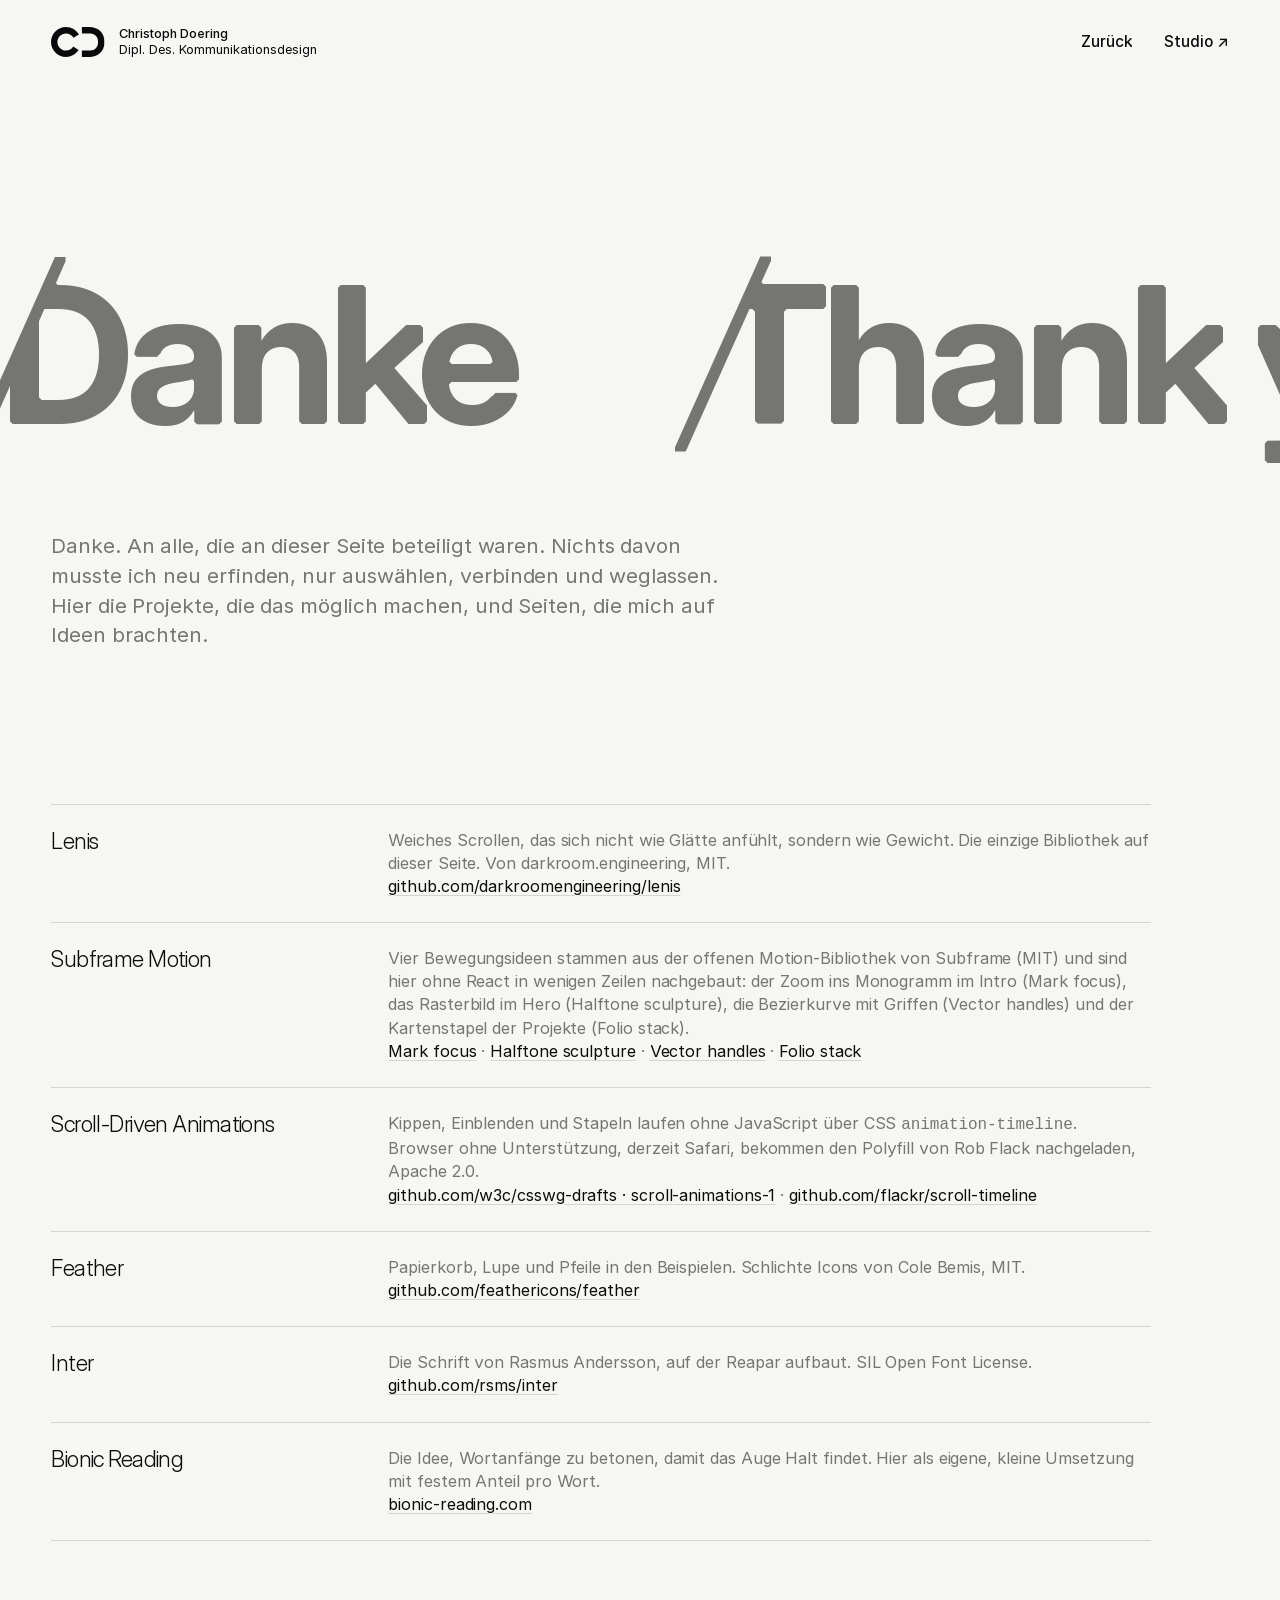
<file: danke.html>
<!doctype html>
<html lang="de">
<head>
  <meta charset="utf-8">
  <meta name="viewport" content="width=device-width, initial-scale=1">
  <title>Danke – Christoph Döring</title>
  <meta name="description" content="Werkzeuge, Bibliotheken und Inspiration hinter christophdoering.de.">
  <meta name="theme-color" content="#f6f6f3" media="(prefers-color-scheme: light)">
  <meta name="theme-color" content="#0b0b0b" media="(prefers-color-scheme: dark)">
  <link rel="stylesheet" href="css/fonts.css">
  <link rel="stylesheet" href="css/style.css">
</head>
<body>
  <svg class="defs"><symbol id="cd" viewBox="0 0 418 234"><path d="M173.371 151.906C161.615 170.936 140.637 183.671 116.699 183.671C79.9328 183.671 50.0132 153.706 50.0132 116.864C50.0132 80.0494 79.9328 50.0874 116.699 50.0874C141.711 50.0874 163.518 63.9612 174.933 84.3982L217.835 58.6279C197.64 23.6249 159.899 0 116.699 0C52.3485 0 0 52.4286 0 116.864C0 181.311 52.3485 233.737 116.699 233.737C157.965 233.737 194.266 212.185 215.04 179.739L173.371 151.906ZM417.392 116.864C417.392 197.606 358.778 233.737 300.682 233.737H241.079V183.671H300.682C320.728 183.671 367.381 177.171 367.381 116.864C367.381 56.59 320.728 50.0874 300.682 50.0874H241.079V0H300.682C358.778 0 417.392 36.1419 417.392 116.864Z" fill-rule="evenodd" clip-rule="evenodd"/></symbol></svg>

  <div class="cursor" aria-hidden="true"></div>

  <header class="top">
    <a class="mark" href="./"><svg class="logo" aria-hidden="true"><use href="#cd"/></svg><span class="wordmark"><b>Christoph Doering</b><br>Dipl. Des. Kommunikationsdesign</span></a>
    <nav aria-label="Hauptnavigation">
      <a class="lnk" href="./"><span data-text="Zurück">Zurück</span></a>
      <a class="lnk" href="https://kbdkf.de" rel="noopener"><span data-text="Studio ↗">Studio ↗</span></a>
    </nav>
  </header>

  <main class="page thanks">
    <h1 class="sr">Danke</h1>
    <div class="marquee" aria-hidden="true">
      <div class="track giant">
        <span>Danke</span><span>Thank you</span><span>Grazie</span><span>Merci</span><span>Gracias</span><span>Obrigado</span><span>Dank je</span><span>Tack</span>
      </div>
    </div>
    <p class="lede">Danke. An alle, die an dieser Seite beteiligt waren. Nichts davon musste ich neu erfinden, nur auswählen, verbinden und weglassen. Hier die Projekte, die das möglich machen, und Seiten, die mich auf Ideen brachten.</p>

    <ul class="credits">
      <li>
        <h3 class="thin">Lenis</h3>
        <div>
          <p>Weiches Scrollen, das sich nicht wie Glätte anfühlt, sondern wie Gewicht. Die einzige Bibliothek auf dieser Seite. Von darkroom.engineering, MIT.</p>
          <p><a class="u" href="https://github.com/darkroomengineering/lenis" rel="noopener">github.com/darkroomengineering/lenis</a></p>
        </div>
      </li>
      <li>
        <h3 class="thin">Subframe Motion</h3>
        <div>
          <p>Vier Bewegungsideen stammen aus der offenen Motion-Bibliothek von Subframe (MIT) und sind hier ohne React in wenigen Zeilen nachgebaut: der Zoom ins Monogramm im Intro (Mark focus), das Rasterbild im Hero (Halftone sculpture), die Bezierkurve mit Griffen (Vector handles) und der Kartenstapel der Projekte (Folio stack).</p>
          <p>
            <a class="u" href="https://www.subframe.com/motion/mark-focus" rel="noopener">Mark focus</a> ·
            <a class="u" href="https://www.subframe.com/motion/halftone-sculpture" rel="noopener">Halftone sculpture</a> ·
            <a class="u" href="https://www.subframe.com/motion/vector-handles" rel="noopener">Vector handles</a> ·
            <a class="u" href="https://www.subframe.com/motion/folio-stack" rel="noopener">Folio stack</a>
          </p>
        </div>
      </li>
      <li>
        <h3 class="thin">Scroll-Driven Animations</h3>
        <div>
          <p>Kippen, Einblenden und Stapeln laufen ohne JavaScript über CSS <code>animation-timeline</code>. Browser ohne Unterstützung, derzeit Safari, bekommen den Polyfill von Rob Flack nachgeladen, Apache 2.0.</p>
          <p><a class="u" href="https://github.com/w3c/csswg-drafts/tree/main/scroll-animations-1" rel="noopener">github.com/w3c/csswg-drafts · scroll-animations-1</a> · <a class="u" href="https://github.com/flackr/scroll-timeline" rel="noopener">github.com/flackr/scroll-timeline</a></p>
        </div>
      </li>
      <li>
        <h3 class="thin">Feather</h3>
        <div>
          <p>Papierkorb, Lupe und Pfeile in den Beispielen. Schlichte Icons von Cole Bemis, MIT.</p>
          <p><a class="u" href="https://github.com/feathericons/feather" rel="noopener">github.com/feathericons/feather</a></p>
        </div>
      </li>
      <li>
        <h3 class="thin">Inter</h3>
        <div>
          <p>Die Schrift von Rasmus Andersson, auf der Reapar aufbaut. SIL Open Font License.</p>
          <p><a class="u" href="https://github.com/rsms/inter" rel="noopener">github.com/rsms/inter</a></p>
        </div>
      </li>
      <li>
        <h3 class="thin">Bionic Reading</h3>
        <div>
          <p>Die Idee, Wortanfänge zu betonen, damit das Auge Halt findet. Hier als eigene, kleine Umsetzung mit festem Anteil pro Wort.</p>
          <p><a class="u" href="https://bionic-reading.com" rel="noopener">bionic-reading.com</a></p>
        </div>
      </li>
    </ul>

  </main>

  <footer class="foot inv">
    <p class="line" style="padding-top: var(--gutter)"><span>© 2026 Christoph Döring</span><span><a class="u" href="https://kbdkf.de/impressum.html" rel="noopener">Impressum</a> · <a class="u" href="https://kbdkf.de/datenschutz.html" rel="noopener">Datenschutz</a></span></p>
  </footer>

  <script src="js/main.js"></script>
</body>
</html>
</file>
<file: css/fonts.css>
/* Reapar — Inter 4.1 mit abgekanteten Ecken, von Christoph Döring. SIL OFL 1.1.
   Quadrat-Enden (ss09) sind in diesen Dateien Standard: fonts/ss09-standard.py hängt das Stilset
   in ccmp und calt, nach jedem Neubau der Fonts erneut ausführen (braucht fonttools und brotli).
   Uniwidth Light/Bold kommen aus reapar-font/fonts/uniwidth/web (Familie Light bis Bold). */

@font-face {
  font-family: "Reapar Display";
  font-weight: 700;
  font-display: swap;
  src: url("../fonts/ReaparDisplay-Bold.woff2?v=4") format("woff2");
}
@font-face {
  font-family: "Reapar Display";
  font-weight: 600;
  font-display: swap;
  src: url("../fonts/ReaparDisplay-SemiBold.woff2?v=4") format("woff2");
}
@font-face {
  font-family: "Reapar Display";
  font-weight: 300;
  font-display: swap;
  src: url("../fonts/ReaparDisplay-Light.woff2?v=4") format("woff2");
}
@font-face {
  font-family: "Reapar";
  font-weight: 400;
  font-display: swap;
  src: url("../fonts/Reapar-Regular.woff2?v=4") format("woff2");
}
@font-face {
  font-family: "Reapar";
  font-weight: 500;
  font-display: swap;
  src: url("../fonts/Reapar-Medium.woff2?v=4") format("woff2");
}
/* Uniwidth: alle Gewichte gleich breit, Gewichtswechsel ohne Umbruch */
@font-face {
  font-family: "Reapar Uniwidth";
  font-weight: 300;
  font-display: swap;
  src: url("../fonts/ReaparUniwidth-Light.woff2?v=4") format("woff2");
}
@font-face {
  font-family: "Reapar Uniwidth";
  font-weight: 700;
  font-display: swap;
  src: url("../fonts/ReaparUniwidth-Bold.woff2?v=4") format("woff2");
}
</file>
<file: css/style.css>
/* christophdoering.de — Schwarz, Weiß, Reapar. Hell und dunkel folgen dem System. */

:root {
  color-scheme: light dark;
  --ink: light-dark(#0b0b0b, #f2f2ee);
  --paper: light-dark(#f6f6f3, #0b0b0b);
  --mute: color-mix(in oklab, var(--ink) 55%, transparent);
  --line: color-mix(in oklab, var(--ink) 14%, transparent);
  --gutter: clamp(16px, 4vw, 56px);
  --block: clamp(80px, 12vw, 180px);
  --display: "Reapar Display", "Inter", system-ui, sans-serif;
  --text: "Reapar", "Inter", system-ui, sans-serif;
  --uni: "Reapar Uniwidth", "Reapar", "Inter", system-ui, sans-serif;
  --slash: "ss13" 1; /* Reapar: Schrägstrich am ersten und letzten Buchstaben */
  --ease: cubic-bezier(0.76, 0, 0.24, 1);
  --out: cubic-bezier(0.16, 1, 0.3, 1);
}

* { box-sizing: border-box; }
html { background: var(--paper); color: var(--ink); -webkit-text-size-adjust: 100%; }
html:has(.intro) { overflow: hidden; }

body {
  margin: 0;
  font: 400 clamp(16px, 1.1vw, 19px) / 1.45 var(--text);
  letter-spacing: -0.005em;
  font-feature-settings: "ss09" 1; /* Reapar: Quadrat-Enden */
  -webkit-font-smoothing: antialiased;
}
a { color: inherit; text-decoration: none; }
p, h1, h2, h3, ul { margin: 0; }
/* Keine Schusterjungen und Hurenkinder: kein einzelnes Wort in der letzten Zeile,
   Überschriften ausgewogen umbrechen, im Druck mindestens zwei Zeilen zusammen */
p, li, small { text-wrap: pretty; orphans: 2; widows: 2; }
h1, h2, h3 { text-wrap: balance; }
h1, h2, h3 { font-weight: 700; }
ul { padding: 0; list-style: none; }

/* Typo-Rollen */
.giant {
  font-family: var(--display);
  font-weight: 700;
  font-feature-settings: "ss09" 1, var(--slash);
  line-height: 0.88;
  letter-spacing: -0.045em;
}
.thin {
  font-family: var(--display);
  font-weight: 300;
  line-height: 1.05;
  letter-spacing: -0.025em;
}
.label { font-size: 0.85rem; color: var(--mute); margin-bottom: 1.5rem; }
.sr { position: absolute; width: 1px; height: 1px; overflow: hidden; clip-path: inset(50%); }
.u {
  text-decoration: underline 1px var(--line);
  text-underline-offset: 0.18em;
  transition: text-decoration-color 0.3s;
  &:hover { text-decoration-color: currentColor; }
}

main { position: relative; z-index: 1; background: var(--paper); }

/* Inverse Abschnitte */
.inv { background: var(--ink); color: var(--paper); }

/* Link mit Slide-Hover: Text hebt sich, Kopie rückt nach */
.lnk {
  display: inline-block; overflow: hidden; vertical-align: top;
  > span {
    position: relative; display: inline-block;
    transition: transform 0.5s var(--ease);
    &::after { content: attr(data-text); position: absolute; left: 0; top: 100%; }
  }
  &:hover > span { transform: translateY(-100%); }
}

/* Weich einblenden, scroll-gebunden (zu :root.st siehe Abschnitt Scroll-Timelines) */
:root.st .rise {
  animation: rise linear both;
  animation-timeline: view();
  animation-range: entry 10% entry 60%;
}
@keyframes rise { from { opacity: 0; translate: 0 20%; filter: blur(10px); } }
@keyframes blur-in { from { opacity: 0; translate: 0 20%; filter: blur(10px); } }
@keyframes drift { to { transform: translateX(var(--drift, -5%)); } }

/* ---------- Intro: Logo erscheint, dann Zoom in den Stamm des D (Mark Focus) ---------- */
.defs { position: absolute; width: 0; height: 0; }
.logo { display: block; fill: currentColor; aspect-ratio: 418 / 234; }
.intro {
  position: fixed; inset: 0; z-index: 50;
  display: grid; place-items: center;
  background: var(--ink); color: var(--paper);
  animation: intro-out 0.5s var(--ease) 3.15s both; /* erst wenn die helle Fläche alles deckt */
  .logo {
    width: clamp(140px, 32vw, 380px);
    /* Dreh- und Zoompunkt liegt im oberen Balken des D (gefüllt). Die Marke wandert beim Zoom so,
       dass dieser Punkt in der Bildmitte landet: am Ende ist der ganze Viewport helle Fläche. */
    transform-origin: 64.6% 10.7%;
    animation: logo-in 1s var(--out) 0.2s both, logo-zoom 1.4s var(--ease) 2s both;
  }
}
@keyframes logo-in { from { opacity: 0; translate: 0 24px; } }
@keyframes logo-zoom { to { translate: -14.6% 39.3%; rotate: 90deg; scale: 45; } }
@keyframes intro-out { to { opacity: 0; visibility: hidden; } }

/* ---------- Cursor ---------- */
.cursor {
  position: fixed; left: -7px; top: -7px; z-index: 60;
  width: 14px; height: 14px; border-radius: 50%;
  background: #fff; mix-blend-mode: difference;
  pointer-events: none; opacity: 0;
  translate: var(--x, 0) var(--y, 0);
  scale: 0.07; /* in Ruhe ein Pixel, erst über Links und Reglern wächst der Punkt */
  transition: scale 0.35s var(--ease), opacity 0.3s;
  &.is-on { opacity: 1; }
  &.is-link { scale: 4.5; }
  @media (hover: none), (pointer: coarse) { display: none; }
}

/* ---------- Kopf ---------- */
.top {
  position: fixed; z-index: 40; inset: 0 0 auto;
  display: flex; justify-content: space-between; align-items: center;
  padding: clamp(14px, 2vw, 28px) var(--gutter);
  mix-blend-mode: difference; color: #fff;
  .mark { display: flex; align-items: center; gap: 0.9em; }
  .logo { height: clamp(22px, 2.6vw, 30px); }
  .wordmark {
    font-size: 0.8rem; line-height: 1.25; letter-spacing: 0;
    animation: fade-in 0.8s var(--out) both; /* nach dem Intro ein, beim Scrollen aus: siehe Scroll-Timelines */
    b { font-weight: 500; }
    @media (width < 640px) { display: none; }
  }
  nav { display: flex; gap: clamp(16px, 2.5vw, 40px); font-size: 0.95rem; font-weight: 500; }
}

/* ---------- Hero mit Halftone-Raster ---------- */
.hero {
  height: 150svh; /* Bühne steht eine halbe Bildschirmhöhe lang; das Raster löst sich über eine ganze auf */
  .hero__stage {
    position: sticky; top: 0; height: 100svh; isolation: isolate;
    display: flex; flex-direction: column; justify-content: flex-end;
    padding: 0 var(--gutter) var(--gutter);
  }
  canvas { position: absolute; inset: 0; z-index: -1; width: 100%; height: 100%; }
  h1 {
    display: flex; flex-direction: column; align-items: flex-start;
    > .giant { font-size: clamp(2.8rem, 10vw, 13rem); line-height: 1; }
    > .giant + .giant { --drift: 5%; }
    .hero__name {
      font: 300 clamp(1.4rem, 2.6vw, 2.6rem) / 1.1 var(--display);
      letter-spacing: -0.02em; margin-bottom: 0.6em;
    }
  }
  .line { animation: blur-in 1s cubic-bezier(0.215, 0.61, 0.355, 1) both; animation-delay: calc(var(--d, 0s) + var(--i) * 0.1s); }
}
html:has(.intro) .hero .line { --d: 2.6s; }
html:has(.intro) .wordmark { animation-delay: 3.2s; }
@keyframes fade-in { from { opacity: 0; } }
@keyframes blur-out { to { opacity: 0; filter: blur(14px); } }
@keyframes fade { 60%, to { opacity: 0; } }

/* ---------- Lesetext: Wörter werden aktiv, Wortanfänge fett (Bionic) ---------- */
.reading {
  height: 220vh;
  > div {
    position: sticky; top: 0; min-height: 100svh;
    display: grid; place-items: center; padding: 0 var(--gutter);
  }
  p {
    font: 300 clamp(1.5rem, 3.6vw, 3.6rem) / 1.18 var(--uni);
    letter-spacing: -0.02em; max-width: 24em;
  }
  .word { display: inline-block; opacity: 0.22; transition: opacity 0.4s; }
  .word b { font-weight: 300; }
  .word.is-on { opacity: 1; b { font-weight: 700; } }
}

/* ---------- Zwei Rollen ---------- */
.roles {
  display: grid; grid-template-columns: repeat(auto-fit, minmax(min(100%, 380px), 1fr));
  gap: clamp(40px, 6vw, 120px);
  padding: var(--block) var(--gutter);
  border-top: 1px solid var(--line);
  h2 { font: 600 clamp(1.7rem, 3.2vw, 3.2rem) / 1.1 var(--display); letter-spacing: -0.025em; margin-bottom: 1.25rem; }
  p:not(.label) { max-width: 36em; color: var(--mute); }
}

/* ---------- Folio-Stapel: Karten bleiben kleben und treten zurück ---------- */
.folios {
  padding: var(--block) var(--gutter) 0;
  > h2 { font-size: clamp(3rem, 10vw, 11rem); margin-bottom: clamp(40px, 6vw, 90px); }
  .slot { height: 120vh; }
  .slot:last-child { height: auto; padding-bottom: var(--block); }
  .folio {
    position: sticky; top: 10vh;
    min-height: 80vh;
    display: grid; grid-template-rows: auto 1fr auto;
    gap: 2rem; padding: clamp(24px, 3vw, 48px);
    background: var(--paper); color: var(--ink);
    border: 1px solid var(--line);
    transform-origin: 50% 0;
    .num { font-size: 0.78rem; color: var(--mute); }
    h3 { font-size: clamp(2.4rem, 7vw, 7rem); align-self: end; }
    p:not(.num):not(.tags) { max-width: 30em; color: var(--mute); font-size: clamp(1rem, 1.4vw, 1.3rem); }
    .tags { font-size: 0.85rem; color: var(--mute); }
    footer { display: flex; justify-content: space-between; align-items: end; gap: 2rem; flex-wrap: wrap; }
  }
}
@keyframes recede { to { scale: 0.92; opacity: 0.2; filter: blur(2px); } }

/* ---------- Leistungen und Expertise: Wörter als Tabs, immer ein Beispiel sichtbar ---------- */
.skills {
  padding: var(--block) var(--gutter);
  .tabs {
    display: flex; flex-wrap: wrap; gap: 0.2em 0.8em;
    font: 600 clamp(1.8rem, 4vw, 4.5rem) / 1.05 var(--display);
    letter-spacing: -0.03em;
    button span { font-feature-settings: "ss09" 1, "ss10" 1; } /* Schrägstrich nur im ersten Wort */
    button {
      all: unset; cursor: pointer; color: var(--mute); transition: color 0.3s;
      &:hover, &:focus-visible { color: var(--ink); }
      &[aria-selected="true"] { color: var(--ink); }
    }
  }
  .panel {
    display: grid; grid-template-columns: repeat(auto-fit, minmax(min(100%, 360px), 1fr));
    gap: var(--gutter); align-items: start;
    margin-top: clamp(32px, 5vw, 72px); padding-top: 1.5rem; border-top: 1px solid var(--line);
    p { max-width: 32em; color: var(--mute); font-size: clamp(1rem, 1.4vw, 1.3rem); }
    small { display: block; margin-top: 1.5rem; font-size: 0.85rem; }
    &[hidden] { display: none; }
  }
  .sample { position: relative; aspect-ratio: 1; max-width: 480px; }
  .sample > svg { width: 100%; height: 100%; display: block; touch-action: none; overflow: visible; }
  /* Bezier (Vector handles) */
  .path { fill: none; stroke: currentColor; stroke-width: 10; stroke-linecap: square; }
  .arm { stroke: var(--mute); stroke-width: 1; stroke-dasharray: 3 3; }
  .anchor { fill: currentColor; }
  .handle {
    fill: var(--paper); stroke: currentColor; stroke-width: 1.5; cursor: grab; transition: r 0.2s;
    &:hover, &:focus-visible { r: 14; outline: none; }
    &:active { cursor: grabbing; }
  }
  /* Zeichenraster */
  .grid {
    .cell { fill: none; stroke: var(--line); stroke-width: 0.75; }
    .stroke { fill: none; stroke: currentColor; stroke-width: 1.25; stroke-linecap: square; stroke-linejoin: miter; }
    .dot { fill: var(--paper); stroke: var(--mute); stroke-width: 0.75; cursor: crosshair; transition: r 0.15s; r: 2.2; }
    .dot:hover { r: 4; stroke: currentColor; }
    .dot.on { fill: currentColor; stroke: currentColor; }
    .dot.arc { fill: var(--paper); stroke: currentColor; stroke-width: 1.5; }
  }
  /* Filterleiste: echte Formularelemente, Zurücksetzen über den Browser */
  .ui {
    aspect-ratio: auto; max-width: 560px; display: grid; gap: 0.9rem;
    font-size: 0.85rem; font-weight: 500; accent-color: var(--ink);
    .row { display: flex; flex-wrap: wrap; align-items: center; gap: 0.6rem; }
    .row > * { min-height: 2.4rem; }
    input, select, button { font: inherit; color: inherit; background: none; border: 1px solid var(--line); border-radius: 999px; }
    input:focus-visible, select:focus-visible, button:focus-visible { outline: 1px solid currentColor; outline-offset: 2px; }
    .switch {
      display: flex; align-items: center; gap: 0.5rem; cursor: pointer;
      input { appearance: none; margin: 0; width: 2.8rem; height: 1.5rem; position: relative; border-color: var(--mute); cursor: pointer;
        &::before { content: ""; position: absolute; inset: 3px auto 3px 3px; aspect-ratio: 1; border-radius: 50%; background: currentColor; transition: translate 0.3s var(--out); }
        &:checked::before { translate: 1.3rem 0; }
      }
      span { transition: color 0.3s; }
      &:has(:checked) span:first-child, &:not(:has(:checked)) span:last-child { color: var(--mute); }
    }
    .search { flex: 1 1 10rem; position: relative; display: block;
      input { width: 100%; padding: 0.55rem 2.4rem 0.55rem 1rem; }
      svg { position: absolute; right: 0.9rem; top: 50%; translate: 0 -50%; width: 1rem; pointer-events: none; }
    }
    .sel { flex: 1 1 8rem; position: relative; display: block;
      select { appearance: none; width: 100%; padding: 0.55rem 2.2rem 0.55rem 1rem; cursor: pointer; }
      svg { position: absolute; right: 0.8rem; top: 50%; translate: 0 -50%; width: 1rem; pointer-events: none; }
    }
    .chips > span { color: var(--mute); min-height: 0; }
    .chip { min-height: 0; cursor: pointer;
      input { position: absolute; opacity: 0; }
      span { display: inline-block; padding: 0.4rem 0.9rem; border: 1px solid var(--line); border-radius: 999px; transition: background 0.2s, color 0.2s; }
      &:hover span { border-color: var(--mute); }
      &:has(:checked) span { background: var(--ink); color: var(--paper); border-color: var(--ink); }
      &:has(:focus-visible) span { outline: 1px solid currentColor; outline-offset: 2px; }
    }
    .range { display: flex; align-items: center; gap: 0.6rem; flex: 1 1 12rem; }
    .pill {
      flex: 1; display: grid; grid-template-columns: 2.2rem 1fr 2.2rem; align-items: center;
      height: 2.4rem; border: 1px solid var(--line); border-radius: 999px; padding: 0 0.3rem;
      output { text-align: center; }
      .bar, input { grid-area: 1 / 2; width: 100%; }
      .bar { height: 2px; background: var(--line); position: relative;
        &::before { content: ""; position: absolute; inset: 0 calc(100% - var(--b, 100%)) 0 var(--a, 0%); background: currentColor; }
      }
      input { appearance: none; margin: 0; height: 100%; border: 0; pointer-events: none;
        &::-webkit-slider-thumb { appearance: none; width: 14px; height: 14px; border-radius: 50%; background: var(--ink); border: 2px solid var(--paper); pointer-events: auto; cursor: grab; }
        &::-moz-range-thumb { width: 10px; height: 10px; border-radius: 50%; background: var(--ink); border: 2px solid var(--paper); pointer-events: auto; cursor: grab; }
        &:active::-webkit-slider-thumb { cursor: grabbing; }
      }
    }
    [type="reset"] { padding: 0.55rem 1rem; cursor: pointer; transition: border-color 0.2s; &:hover { border-color: var(--ink); } }
  }
  .clear {
    position: absolute; right: 0; top: -44px; width: 36px; height: 36px; padding: 8px;
    background: none; border: 0; color: var(--mute); cursor: pointer;
    &:hover { color: var(--ink); }
  }
}

/* ---------- Kontakt ---------- */
.contact {
  padding: var(--block) var(--gutter);
  border-top: 1px solid var(--line);
  .mail {
    display: inline-block;
    font-feature-settings: "ss09" 1; /* ohne Schrägstriche, sonst zerfällt die Adresse */
    font-size: clamp(2.4rem, 9vw, 10rem);
    overflow-wrap: anywhere; transition: opacity 0.3s;
    &:hover { opacity: 0.5; }
  }
  .more { margin-top: 2rem; color: var(--mute); }
}

/* ---------- Fuß mit Riesenlauftypo ---------- */
.marquee { overflow: hidden; padding: clamp(40px, 6vw, 100px) 0 clamp(24px, 3vw, 48px); }
.track {
  display: flex; gap: 1em; width: max-content;
  font-size: clamp(4rem, 15vw, 17rem);
  font-feature-settings: "ss09" 1, "ss10" 1; /* Schrägstrich durch die Versalien, keine Trenner */
  line-height: 1.3; /* Schrägstriche ragen über Versalhöhe und unter die Grundlinie */
  white-space: nowrap;
  animation: marquee 22s linear infinite;
  > * { opacity: 0.35; transition: opacity 0.3s; }
  a:hover { opacity: 1; }
}
.marquee:hover .track { animation-play-state: paused; }
.foot {
  position: sticky; bottom: 0; z-index: 0; /* liegt hinter der Seite, die darüber wegscrollt */
  overflow: hidden; padding-bottom: var(--gutter);
  .line {
    padding: 0 var(--gutter); font-size: 0.85rem; color: var(--mute);
    display: flex; justify-content: space-between; flex-wrap: wrap; gap: 1rem;
  }
}
@keyframes marquee { to { translate: -50% 0; } }

/* ---------- Danke-Seite ---------- */
.thanks .marquee { margin: 0 calc(-1 * var(--gutter)) clamp(24px, 4vw, 56px); padding: 0; color: var(--mute); .track > * { opacity: 1; } }
.page {
  padding: clamp(120px, 18vw, 240px) var(--gutter) var(--block);
  > :not(.marquee) { max-width: 1100px; } /* main bleibt volle Breite, sonst scheint der Fuß durch */
  h1 { font-size: clamp(3rem, 12vw, 12rem); margin-bottom: clamp(40px, 6vw, 90px); }
  .lede { font-size: clamp(1.1rem, 1.6vw, 1.4rem); max-width: 34em; color: var(--mute); margin-bottom: var(--block); }
  h2 { font-size: clamp(1.6rem, 3vw, 2.6rem); margin: var(--block) 0 1.5rem; }
  .credits li {
    display: grid; grid-template-columns: minmax(160px, 0.4fr) 1fr; gap: 1rem 2rem;
    padding: 1.5rem 0; border-top: 1px solid var(--line);
    &:last-child { border-bottom: 1px solid var(--line); }
    @media (width < 600px) { grid-template-columns: 1fr; }
  }
  .credits h3 { font-size: 1.4rem; }
  .credits p { color: var(--mute); }
  .credits a.u { color: var(--ink); }
}

/* Testknopf: Intro erneut abspielen (vor dem Livegang entfernen) */
.dev {
  position: fixed; right: 0; top: 50%; translate: 0 -50%; z-index: 45;
  padding: 0.5em 0.9em; font: 500 0.8rem var(--text);
  background: var(--ink); color: var(--paper); border: 0; cursor: pointer; opacity: 0.6;
  &:hover { opacity: 1; }
}

/* ---------- Bewegung reduzieren ---------- */
/* ---------- Scroll-Timelines ----------
   Bewusst flach geschrieben, ohne Nesting und ohne &: Der Polyfill für Safari (flackr/scroll-timeline)
   liest das Stylesheet mit einem einfachen Parser und findet verschachtelte Regeln nicht.
   :root.st setzt main.js, sobald Scroll-Timelines nativ oder per Polyfill bereitstehen. */
.hero { view-timeline-name: --hero; }
.folios .slot { view-timeline-name: --slot; }
:root.st .hero h1 > .giant {
  animation: blur-in 1s cubic-bezier(0.215, 0.61, 0.355, 1) both, drift linear both;
  animation-delay: calc(var(--d, 0s) + var(--i) * 0.1s), 0s;
  animation-timeline: auto, --hero;
  animation-range: normal, contain 0% contain 100%;
}
:root.st .hero h1 {
  animation: blur-out linear both;
  animation-timeline: --hero;
  animation-range: contain 0% contain 90%;
}
:root.st .folios .slot:not(:last-child) .folio {
  animation: recede linear both;
  animation-timeline: --slot;
  animation-range: exit 0% exit 100%;
}
:root.st .top .wordmark {
  animation: fade-in 0.8s var(--out) both, fade linear both;
  animation-timeline: auto, scroll();
  animation-range: normal, 0 300px;
}

@media (prefers-reduced-motion: reduce) {
  *, *::before, *::after { animation-duration: 0.01ms !important; animation-delay: 0s !important; transition: none !important; }
  .intro { display: none; }
  .reading { height: auto; .word { opacity: 1; b { font-weight: 700; } } }
  .track { flex-wrap: wrap; width: auto; white-space: normal; padding: 0 var(--gutter); > * { opacity: 1; } }
}
</file>
